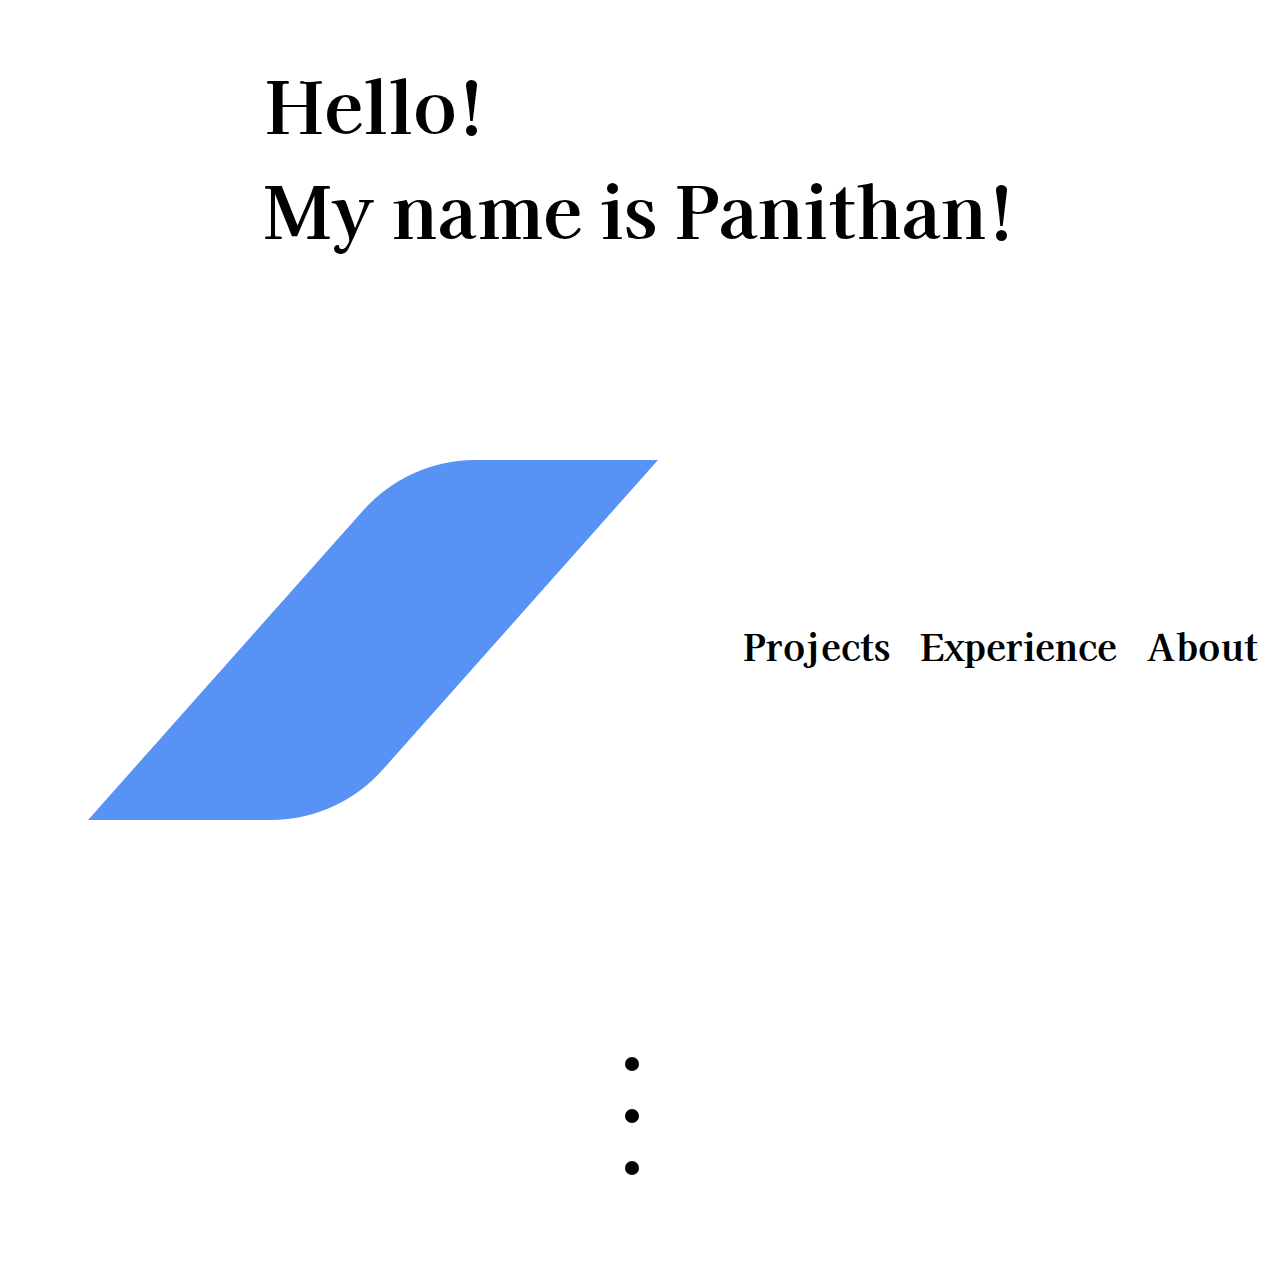
<file: index.html>
<!-- HTML5 Document -->
<!DOCTYPE html>

<!-- HTML Tag -->
<html lang="en">
<!-- Head Tag - contains information about website and where you load CSS and JavaScript files -->

<head>
    <meta charset="utf-8"> <!-- utf-8 is for encoding -->
    <meta name="viewport" content="width=device-width, initial-scale=1"> <!-- For device rescaling -->
    <title>Panithan Lertsuntivit</title>

    <!-- Loading CSS and JavaScript Files -->
    <link rel="stylesheet" href="./stylesheets/style.css">
</head>

<!-- Body Tag - main content in webpage (Background is a bit colored) -->

<body>
    <div class="container">
        
        <!-- Introductory Message -->
        <h1 class="introHeader">Hello!<br>My name is Panithan!</h1>

        <!-- Home Navigation Bar -->
        <div class="homeNavBar">
            <a class="winglet" href="./index.html"><img src="./assets/images/Winglet.png"></a>

            <ul class="homeNavBarLinks">
                <li>
                    <a href="./projects.html">Projects</a>
                </li>
                <li>
                    <a href="./experience.html">Experience</a>
                </li>
                <li>
                    <a href="./about.html">About</a>
                </li>
            </ul>
        </div>

        <!-- Home Social Media Bar -->
        <!-- Font Awesome (https://fontawesome.com/icons/packs/brands) -->
        <div class="homeSocialBar">
            <!-- Unordered List -->
            <ul>
                <li>
                    <!-- LinkedIn Link -->
                    <!-- LinkedIn Logo Download (https://brand.linkedin.com/downloads) -->
                    <a href="https://www.linkedin.com/in/panithan-lertsuntivit" target="_blank" title="LinkedIn">
                        <svg class="social-icon" xmlns="http://www.w3.org/2000/svg" viewBox="0 0 448 512">
                            <!--!Font Awesome Free 6.7.2 by @fontawesome - https://fontawesome.com License - https://fontawesome.com/license/free Copyright 2025 Fonticons, Inc.-->
                            <path fill="currentColor" d="M416 32H31.9C14.3 32 0 46.5 0 64.3v383.4C0 465.5 14.3 480 31.9 480H416c17.6 0 32-14.5 32-32.3V64.3c0-17.8-14.4-32.3-32-32.3zM135.4 416H69V202.2h66.5V416zm-33.2-243c-21.3 0-38.5-17.3-38.5-38.5S80.9 96 102.2 96c21.2 0 38.5 17.3 38.5 38.5 0 21.3-17.2 38.5-38.5 38.5zm282.1 243h-66.4V312c0-24.8-.5-56.7-34.5-56.7-34.6 0-39.9 27-39.9 54.9V416h-66.4V202.2h63.7v29.2h.9c8.9-16.8 30.6-34.5 62.9-34.5 67.2 0 79.7 44.3 79.7 101.9V416z"/>
                        </svg>
                    </a>
                </li>
                <li>
                    <!-- GitHub Link -->
                    <!-- GitHub Logo Download (https://github.com/logos) -->
                    <a href="https://github.com/Panithan-Lertsuntivit" target="_blank" title="GitHub">
                        <svg class="social-icon" xmlns="http://www.w3.org/2000/svg" viewBox="0 0 496 512">
                            <!--!Font Awesome Free 6.7.2 by @fontawesome - https://fontawesome.com License - https://fontawesome.com/license/free Copyright 2025 Fonticons, Inc.-->
                            <path fill="currentColor" d="M165.9 397.4c0 2-2.3 3.6-5.2 3.6-3.3 .3-5.6-1.3-5.6-3.6 0-2 2.3-3.6 5.2-3.6 3-.3 5.6 1.3 5.6 3.6zm-31.1-4.5c-.7 2 1.3 4.3 4.3 4.9 2.6 1 5.6 0 6.2-2s-1.3-4.3-4.3-5.2c-2.6-.7-5.5 .3-6.2 2.3zm44.2-1.7c-2.9 .7-4.9 2.6-4.6 4.9 .3 2 2.9 3.3 5.9 2.6 2.9-.7 4.9-2.6 4.6-4.6-.3-1.9-3-3.2-5.9-2.9zM244.8 8C106.1 8 0 113.3 0 252c0 110.9 69.8 205.8 169.5 239.2 12.8 2.3 17.3-5.6 17.3-12.1 0-6.2-.3-40.4-.3-61.4 0 0-70 15-84.7-29.8 0 0-11.4-29.1-27.8-36.6 0 0-22.9-15.7 1.6-15.4 0 0 24.9 2 38.6 25.8 21.9 38.6 58.6 27.5 72.9 20.9 2.3-16 8.8-27.1 16-33.7-55.9-6.2-112.3-14.3-112.3-110.5 0-27.5 7.6-41.3 23.6-58.9-2.6-6.5-11.1-33.3 2.6-67.9 20.9-6.5 69 27 69 27 20-5.6 41.5-8.5 62.8-8.5s42.8 2.9 62.8 8.5c0 0 48.1-33.6 69-27 13.7 34.7 5.2 61.4 2.6 67.9 16 17.7 25.8 31.5 25.8 58.9 0 96.5-58.9 104.2-114.8 110.5 9.2 7.9 17 22.9 17 46.4 0 33.7-.3 75.4-.3 83.6 0 6.5 4.6 14.4 17.3 12.1C428.2 457.8 496 362.9 496 252 496 113.3 383.5 8 244.8 8zM97.2 352.9c-1.3 1-1 3.3 .7 5.2 1.6 1.6 3.9 2.3 5.2 1 1.3-1 1-3.3-.7-5.2-1.6-1.6-3.9-2.3-5.2-1zm-10.8-8.1c-.7 1.3 .3 2.9 2.3 3.9 1.6 1 3.6 .7 4.3-.7 .7-1.3-.3-2.9-2.3-3.9-2-.6-3.6-.3-4.3 .7zm32.4 35.6c-1.6 1.3-1 4.3 1.3 6.2 2.3 2.3 5.2 2.6 6.5 1 1.3-1.3 .7-4.3-1.3-6.2-2.2-2.3-5.2-2.6-6.5-1zm-11.4-14.7c-1.6 1-1.6 3.6 0 5.9 1.6 2.3 4.3 3.3 5.6 2.3 1.6-1.3 1.6-3.9 0-6.2-1.4-2.3-4-3.3-5.6-2z"/>
                        </svg>
                    </a>

                </li>
                <li>
                    <!-- Email -->
                    <!-- Email Logo Download [Generic] (https://www.reshot.com/free-svg-icons/item/email-P9WA8LS724/) -->
                    <a href="mailto:Panithan@berkeley.edu" title="Email">
                        <svg class="social-icon" xmlns="http://www.w3.org/2000/svg" viewBox="0 0 512 512">
                            <!--!Font Awesome Free 6.7.2 by @fontawesome - https://fontawesome.com License - https://fontawesome.com/license/free Copyright 2025 Fonticons, Inc.-->
                            <path fill="currentColor" d="M48 64C21.5 64 0 85.5 0 112c0 15.1 7.1 29.3 19.2 38.4L236.8 313.6c11.4 8.5 27 8.5 38.4 0L492.8 150.4c12.1-9.1 19.2-23.3 19.2-38.4c0-26.5-21.5-48-48-48L48 64zM0 176L0 384c0 35.3 28.7 64 64 64l384 0c35.3 0 64-28.7 64-64l0-208L294.4 339.2c-22.8 17.1-54 17.1-76.8 0L0 176z"/>
                        </svg>
                    </a>

                </li>
                <!-- Instagram Logo Download (https://about.meta.com/brand/resources/instagram/instagram-brand/) -->
                <!-- X Logo Download (https://about.x.com/en/who-we-are/brand-toolkit) -->
                <!-- YouTube Logo Download (https://www.youtube.com/howyoutubeworks/resources/brand-resources/#logos-icons-and-colors) -->
            </ul>
        </div>
    </div>
</body>

</html>
</file>
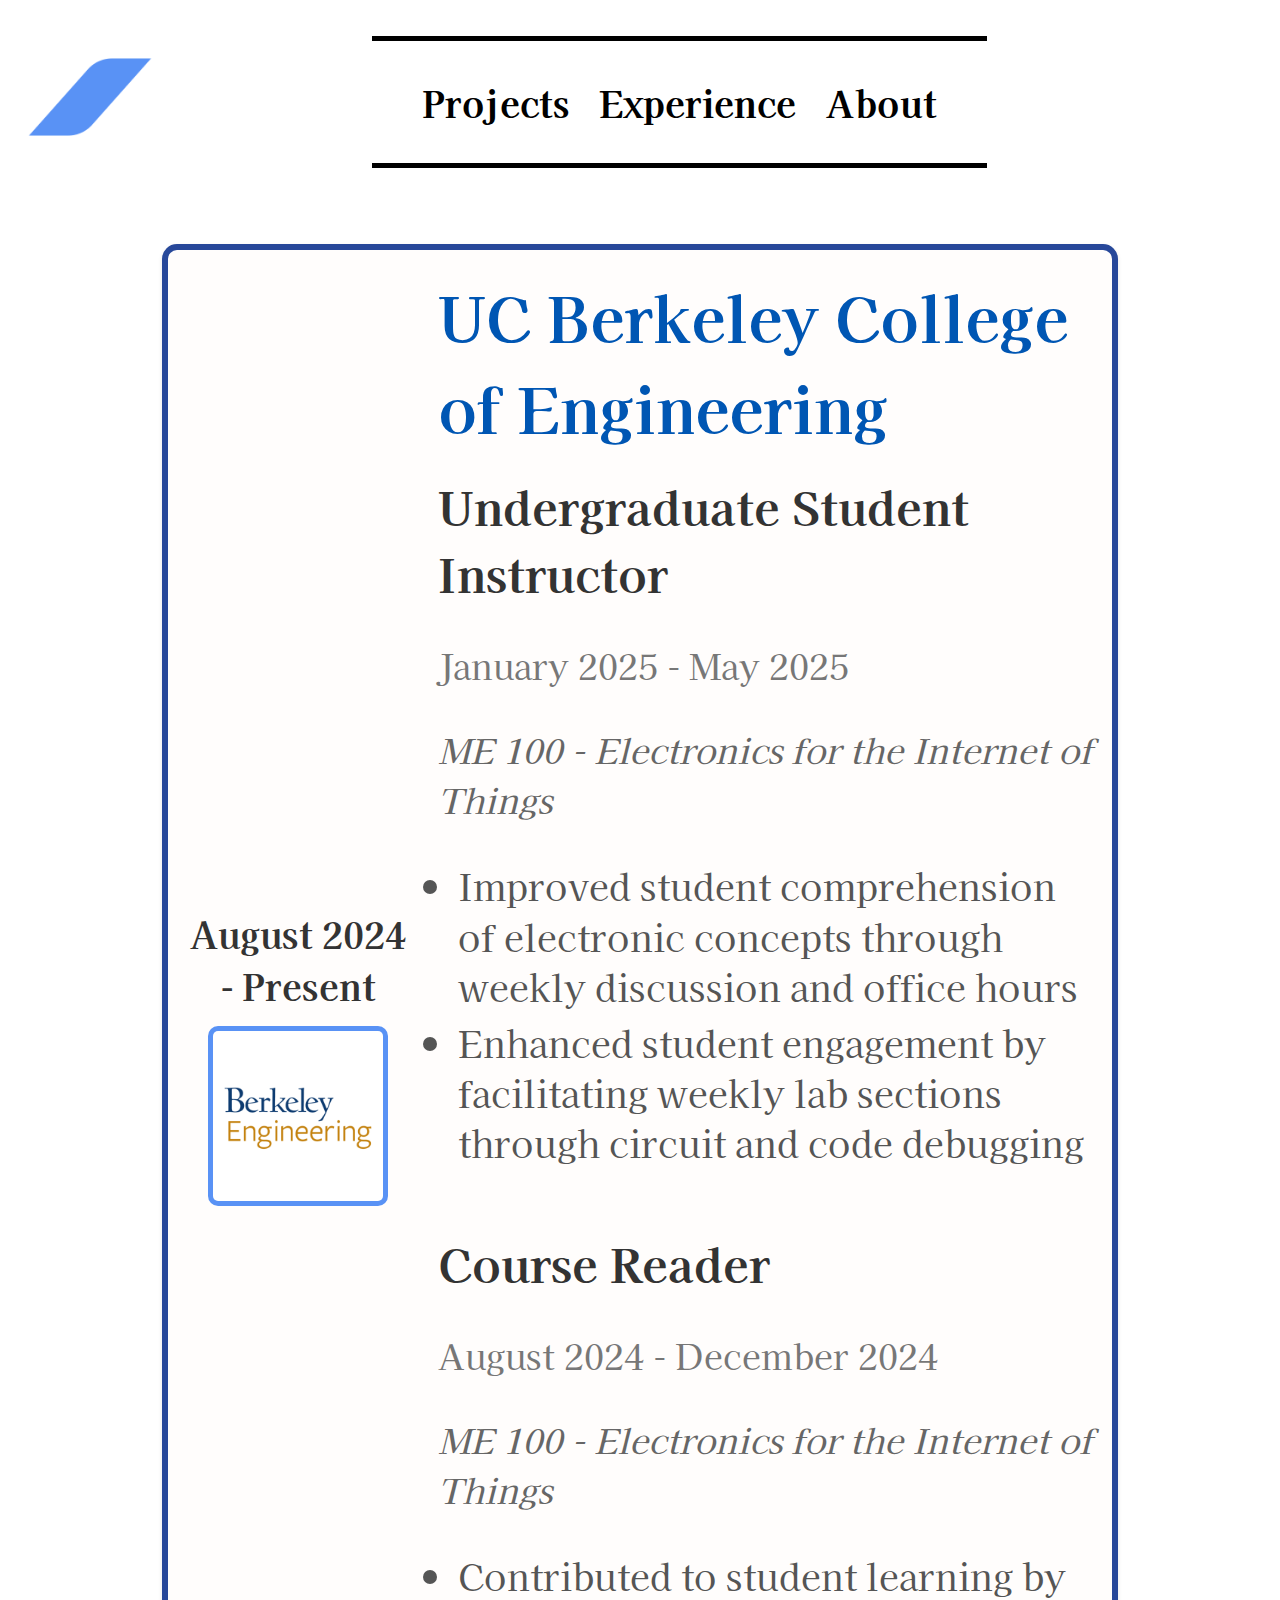
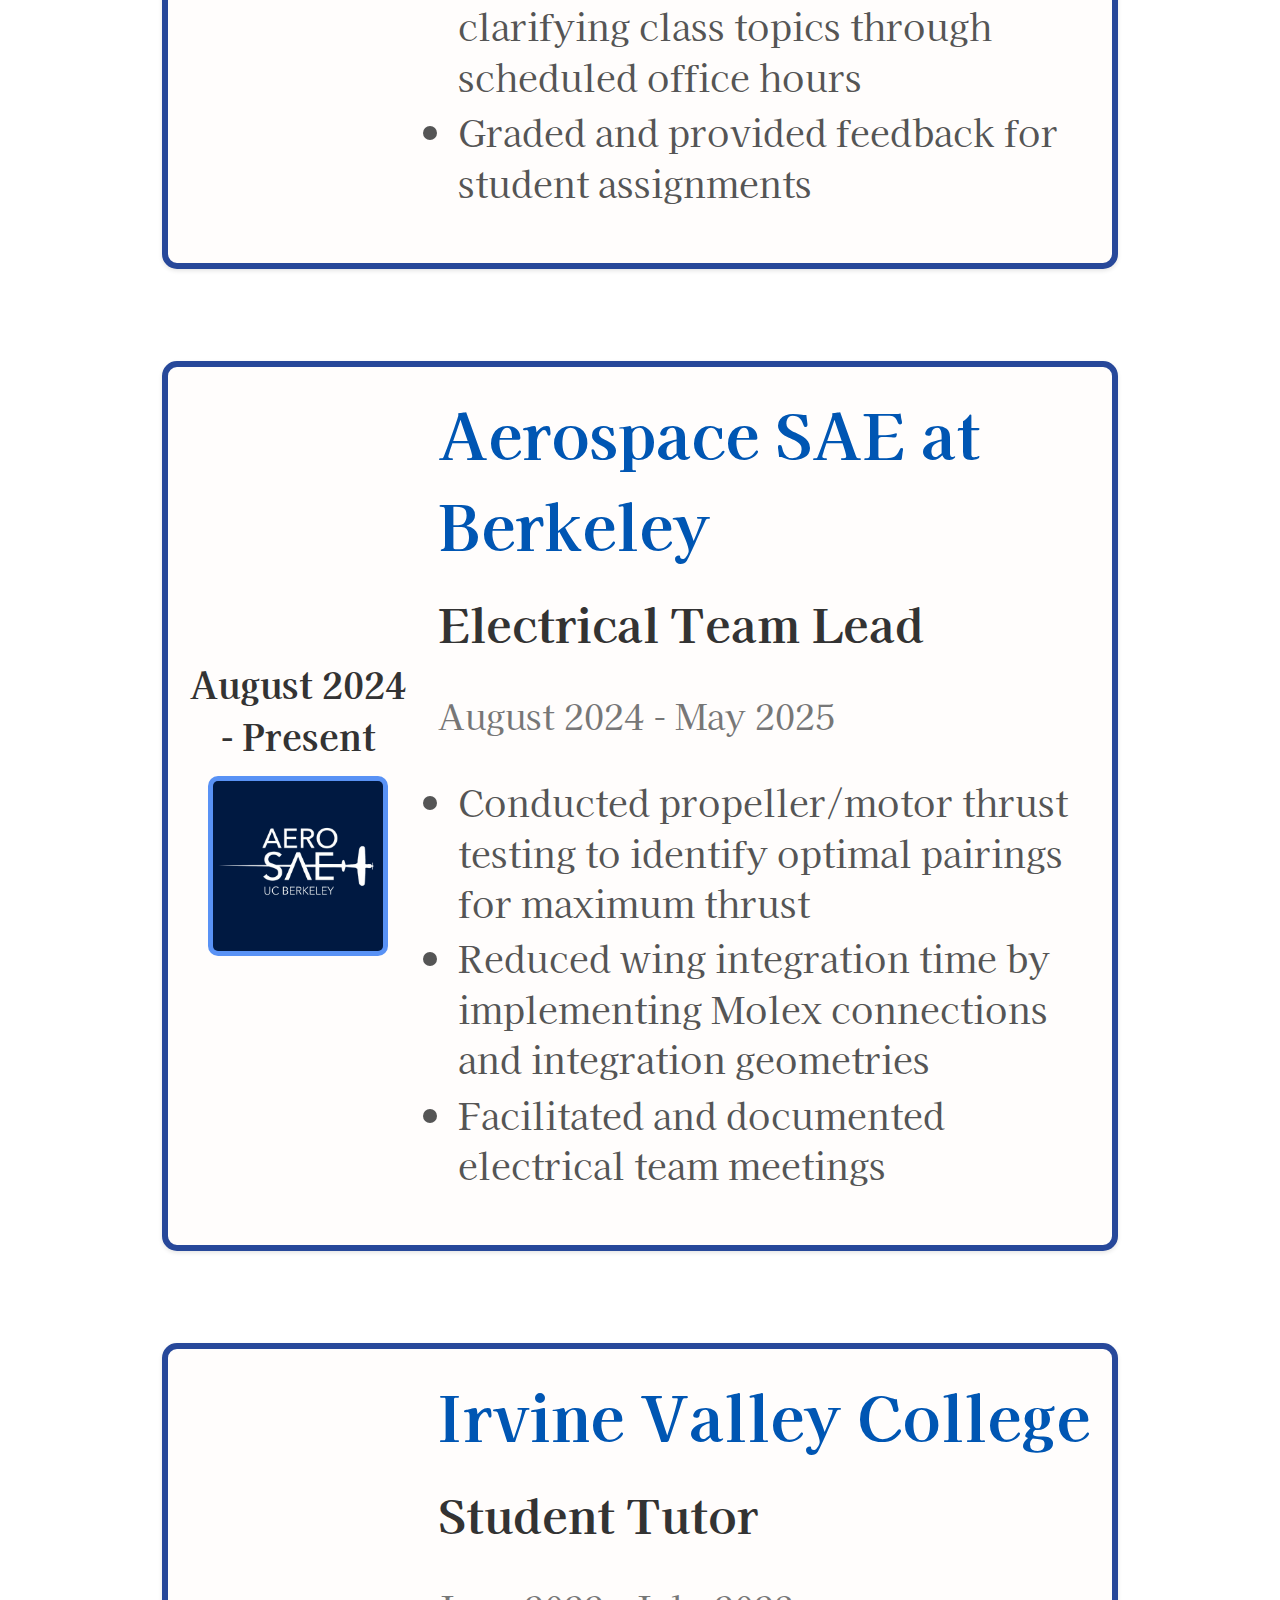
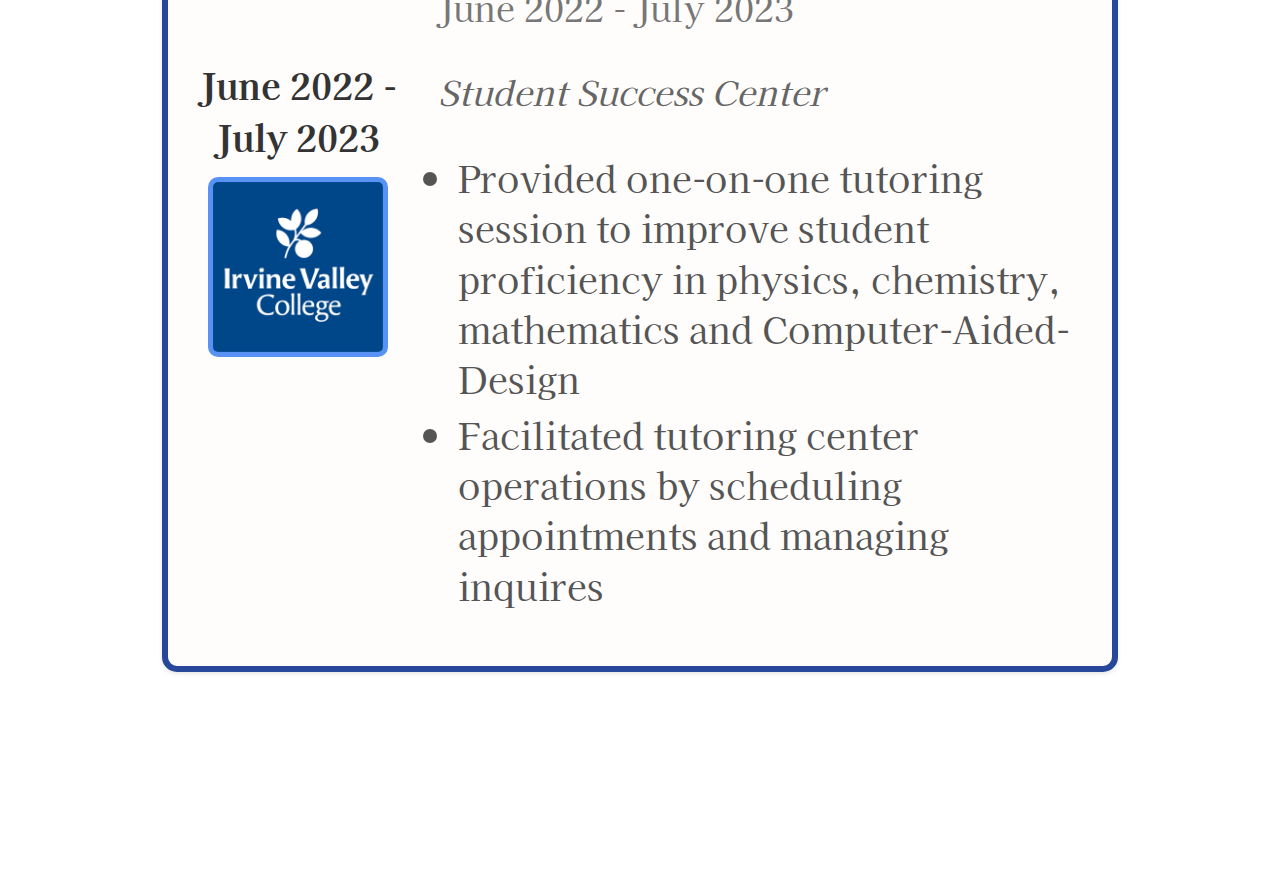
<file: experience.html>
<!-- HTML5 Document -->
<!DOCTYPE html>

<!-- HTML Tag -->
<html lang="en">
<!-- Head Tag - contains information about website and where you load CSS and JavaScript files -->

<head>
    <meta charset="utf-8"> <!-- utf-8 is for encoding -->
    <meta name="viewport" content="width=device-width, initial-scale=1"> <!-- For device rescaling -->
    <title>Panithan L | Experience</title>

    <!-- Loading CSS and JavaScript Files -->
    <link rel="stylesheet" href="./stylesheets/style.css">
    <link rel="stylesheet" href="./stylesheets/experience.css">

</head>

<!-- Body Tag - main content in webpage (Background is a bit colored) -->

<body>
    <div class="container">
        <!-- - - - - - - - - - - - - - - - - - - - - - - - - - - - - - - - - - - - - - - - - - - - - - - -->
        <!-- - - - - - - - - - - - - - - - - - - - Navigation Bar - - - - - - - - - - - - - - - - - - - --->
        <!-- - - - - - - - - - - - - - - - - - - - - - - - - - - - - - - - - - - - - - - - - - - - - - - -->
        <div class="navBar">
            <a class="winglet" href="./index.html"><img src="./assets/images/Winglet.png" width="150"></a>

            <ul class="homeNavBarLinks navBarLinks">
                <li>
                    <a href="./projects.html">Projects</a>
                </li>
                <li>
                    <a href="./experience.html">Experience</a>
                </li>
                <li>
                    <a href="./about.html">About</a>
                </li>
            </ul>

            <div class="socialLinks">
                <!-- LinkedIn Icon -->
                <a href="https://www.linkedin.com/in/panithan-lertsuntivit" target="_blank" title="LinkedIn">
                    <svg class="social-icon" xmlns="http://www.w3.org/2000/svg" viewBox="0 0 448 512">
                        <!--!Font Awesome Free 6.7.2 by @fontawesome - https://fontawesome.com License - https://fontawesome.com/license/free Copyright 2025 Fonticons, Inc.-->
                        <path fill="currentColor" d="M416 32H31.9C14.3 32 0 46.5 0 64.3v383.4C0 465.5 14.3 480 31.9 480H416c17.6 0 32-14.5 32-32.3V64.3c0-17.8-14.4-32.3-32-32.3zM135.4 416H69V202.2h66.5V416zm-33.2-243c-21.3 0-38.5-17.3-38.5-38.5S80.9 96 102.2 96c21.2 0 38.5 17.3 38.5 38.5 0 21.3-17.2 38.5-38.5 38.5zm282.1 243h-66.4V312c0-24.8-.5-56.7-34.5-56.7-34.6 0-39.9 27-39.9 54.9V416h-66.4V202.2h63.7v29.2h.9c8.9-16.8 30.6-34.5 62.9-34.5 67.2 0 79.7 44.3 79.7 101.9V416z"/>
                    </svg>
                </a>
                <!-- GitHub Icon -->
                <a href="https://github.com/Panithan-Lertsuntivit" target="_blank" title="GitHub">
                    <svg class="social-icon" xmlns="http://www.w3.org/2000/svg" viewBox="0 0 496 512">
                        <!--!Font Awesome Free 6.7.2 by @fontawesome - https://fontawesome.com License - https://fontawesome.com/license/free Copyright 2025 Fonticons, Inc.-->
                        <path fill="currentColor" d="M165.9 397.4c0 2-2.3 3.6-5.2 3.6-3.3 .3-5.6-1.3-5.6-3.6 0-2 2.3-3.6 5.2-3.6 3-.3 5.6 1.3 5.6 3.6zm-31.1-4.5c-.7 2 1.3 4.3 4.3 4.9 2.6 1 5.6 0 6.2-2s-1.3-4.3-4.3-5.2c-2.6-.7-5.5 .3-6.2 2.3zm44.2-1.7c-2.9 .7-4.9 2.6-4.6 4.9 .3 2 2.9 3.3 5.9 2.6 2.9-.7 4.9-2.6 4.6-4.6-.3-1.9-3-3.2-5.9-2.9zM244.8 8C106.1 8 0 113.3 0 252c0 110.9 69.8 205.8 169.5 239.2 12.8 2.3 17.3-5.6 17.3-12.1 0-6.2-.3-40.4-.3-61.4 0 0-70 15-84.7-29.8 0 0-11.4-29.1-27.8-36.6 0 0-22.9-15.7 1.6-15.4 0 0 24.9 2 38.6 25.8 21.9 38.6 58.6 27.5 72.9 20.9 2.3-16 8.8-27.1 16-33.7-55.9-6.2-112.3-14.3-112.3-110.5 0-27.5 7.6-41.3 23.6-58.9-2.6-6.5-11.1-33.3 2.6-67.9 20.9-6.5 69 27 69 27 20-5.6 41.5-8.5 62.8-8.5s42.8 2.9 62.8 8.5c0 0 48.1-33.6 69-27 13.7 34.7 5.2 61.4 2.6 67.9 16 17.7 25.8 31.5 25.8 58.9 0 96.5-58.9 104.2-114.8 110.5 9.2 7.9 17 22.9 17 46.4 0 33.7-.3 75.4-.3 83.6 0 6.5 4.6 14.4 17.3 12.1C428.2 457.8 496 362.9 496 252 496 113.3 383.5 8 244.8 8zM97.2 352.9c-1.3 1-1 3.3 .7 5.2 1.6 1.6 3.9 2.3 5.2 1 1.3-1 1-3.3-.7-5.2-1.6-1.6-3.9-2.3-5.2-1zm-10.8-8.1c-.7 1.3 .3 2.9 2.3 3.9 1.6 1 3.6 .7 4.3-.7 .7-1.3-.3-2.9-2.3-3.9-2-.6-3.6-.3-4.3 .7zm32.4 35.6c-1.6 1.3-1 4.3 1.3 6.2 2.3 2.3 5.2 2.6 6.5 1 1.3-1.3 .7-4.3-1.3-6.2-2.2-2.3-5.2-2.6-6.5-1zm-11.4-14.7c-1.6 1-1.6 3.6 0 5.9 1.6 2.3 4.3 3.3 5.6 2.3 1.6-1.3 1.6-3.9 0-6.2-1.4-2.3-4-3.3-5.6-2z"/>
                    </svg>
                </a>
            </div>
        </div>

        <!-- - - - - - - - - - - - - - - - - - - - - - - - - - - - - - - - - - - - - - - - - - - - - - - -->
        <!-- - - - - - - - - - - - - - - - - - - Start of Experience - - - - - - - - - - - - - - - - - - -->
        <!-- - - - - - - - - - - - - - - - - - - - - - - - - - - - - - - - - - - - - - - - - - - - - - - -->
        <div class="experience-list">
            <!-- UC Berkeley - Teaching Assistant -->
            <div class="experience-card">

                <div class="experience-left">
                    <p class="experience-time">
                        August 2024 - Present
                    </p>
                    <div class="experience-image-container">
                        <img class="experience-image" src="./assets/images/BerkeleyEngineering.png" alt="Berkeley Engineering Logo">
                    </div>
                </div>

                <div class="experience-right">
                    <h3 class="company-name">
                        UC Berkeley College of Engineering
                    </h3>
                    <!-- - - - Undergraduate Student Instructor - - - -->
                    <div class="description-container">
                        <h4 class="description-title-name">
                            Undergraduate Student Instructor
                        </h4>
                        <p class="description-time">
                            January 2025 - May 2025
                        </p>
                        <p class="description-location-group">
                            ME 100 - Electronics for the Internet of Things
                        </p>
                        <ul class="description-points">
                            <li>Improved student comprehension of electronic concepts through weekly discussion and office hours</li>
                            <li>Enhanced student engagement by facilitating weekly lab sections through circuit and code debugging</li>
                        </ul>
                    </div>
                    <!-- - - - Course Reader - - - -->
                    <div class="description-container">
                        <h4 class="description-title-name">
                            Course Reader
                        </h4>
                        <p class="description-time">
                            August 2024 - December 2024
                        </p>
                        <p class="description-location-group">
                            ME 100 - Electronics for the Internet of Things
                        </p>
                        <ul class="description-points">
                            <li>Contributed to student learning by clarifying class topics through scheduled office hours</li>
                            <li>Graded and provided feedback for student assignments</li>
                        </ul>
                    </div>

                </div>
            </div>

            <!-- AERO SAE -->
            <div class="experience-card">

                <div class="experience-left">
                    <p class="experience-time">
                        August 2024 - Present
                    </p>
                    <div class="experience-image-container">
                        <img class="experience-image" src="./assets/images/AEROSAE.png" alt="AERO SAE Logo">
                    </div>
                </div>

                <div class="experience-right">
                    <h3 class="company-name">
                        Aerospace SAE at Berkeley
                    </h3>
                    <!-- - - - Electrical Team Lead - - - -->
                    <div class="description-container">
                        <h4 class="description-title-name">
                            Electrical Team Lead
                        </h4>
                        <p class="description-time">
                            August 2024 - May 2025
                        </p>
                        <ul class="description-points">
                            <li>Conducted propeller/motor thrust testing to identify optimal pairings for maximum thrust</li>
                            <li>Reduced wing integration time by implementing Molex connections and integration geometries</li>
                            <li>Facilitated and documented electrical team meetings</li>
                        </ul>
                    </div>
                </div>
            </div>


            <!-- Irvine Valley College - Student Tutor -->
            <div class="experience-card">

                <div class="experience-left">
                    <p class="experience-time">
                        June 2022 - July 2023
                    </p>
                    <div class="experience-image-container">
                        <img class="experience-image" src="./assets/images/IrvineValleyCollege.png" alt="IVC Logo">
                    </div>
                </div>

                <div class="experience-right">
                    <h3 class="company-name">
                        Irvine Valley College
                    </h3>
                    <!-- - - - Student Tutor - - - -->
                    <div class="description-container">
                        <h4 class="description-title-name">
                            Student Tutor
                        </h4>
                        <p class="description-time">
                            June 2022 - July 2023
                        </p>
                        <p class="description-location-group">
                            Student Success Center
                        </p>
                        <ul class="description-points">
                            <li>Provided one-on-one tutoring session to improve student proficiency in physics, chemistry, mathematics and Computer-Aided-Design</li>
                            <li>Facilitated tutoring center operations by scheduling appointments and managing inquires</li>
                        </ul>
                    </div>
                </div>
            </div>

        </div>


        <!-- Old -->
        
    </div>



</body>

</html>
</file>
<file: stylesheets/style.css>
/* From Google Fonts for font style */
@import url('https://fonts.googleapis.com/css2?family=Kaisei+Tokumin&display=swap');

html, body {
    font-family: "Kaisei Tokumin", serif;
    font-weight: 400;
    font-size: 36px;
    font-style: normal;
    margin: 0 auto;

}

.container {
    display: flex;
    flex-direction: column;
    align-items: center;
    padding: 0 1em;
    margin-bottom: 60px;
}

.introHeader {
    /* Top Right Bottom Left - Spacing Order */
    margin: 50px 0px 30px 0px;
}



.homeNavBar {
    display: flex;
    flex-direction: row;
    align-items: center;
    gap: 20px;
}

.homeNavBarLinks {
    display: flex;
    flex-direction: row;
    list-style-type: none;
    margin: 10;
    padding: 0;
    gap: 30px;
}

.homeNavBarLinks a {
    text-decoration: none;
    font-weight: 1000;
    color: black;
}

.homeNavBarLinks a:hover {
    color: #5992F5;
}

.navBar {
    display: flex;
    flex-direction: row;
    align-items: center;
    justify-content: space-between;
    width: 100%;
    margin-bottom: 40px;;
}

.navBarLinks {
    border: 5px black;
    border-style: solid none;
    padding: 35px 50px;
}

.socialLinks {
    display: flex;
    gap: 2em;
}

.socialLinks img {
    height: 65px;
}

.socialLinks a:hover {
    opacity: 0.5;
}

.winglet img:hover {
    opacity: 0.5;
}
</file>
<file: stylesheets/experience.css>
/* experience.css */

/* Main Container */
.container {
    max-width: 1400px;
    margin: 0 auto;    
    padding: 0 15px;  
}

.experience-list {
    /* Sizing */
    display: flex;
    width: 85%;
    max-width: 1200px;

    flex-direction: column;
    padding: 0 2em;
    gap: 2em;
    align-items: center;

    margin-bottom: 5rem;
}

.experience-card {
    /* Card Sizing */
    display: flex;
    width: 90%;
    max-width: 1000px;

    /* Color and Style */
    background-color: #FFFDFC;
    border: 6px solid #27489a;
    border-radius: 15px;
    box-shadow: 0 2px 4px rgba(0, 0, 0, 0.1);
    
    /* Spacing and Margins */
    margin-bottom: 20px;
    padding: 20px;
    box-sizing: border-box;
    align-items: center;
    gap: 30px;
}

.experience-left {
    /* Sizing */
    display: flex;
    width: 220px;

    /* Spacing / Layout */
    flex-shrink: 0; /* Prevent it from shrinking */
    flex-direction: column;
    align-items: center; /* Center content within the left column */
    text-align: center; /* Center text as well */
}

.experience-time {
    /* Font and Color */
    font-size: 1em;
    font-weight: bold;
    color: #333;

    margin-bottom: 15px; /* Space between years and image */
    margin-top: 0;
}

.experience-image-container {
    /* Sizing and Color */
    display: flex;
    width: 180px; /* Smaller size for logos/experience images */
    height: 180px;
    background-color: #5992F5; /* Navy Blue canvas */
    
    justify-content: center;
    align-items: center;
    overflow: hidden;
    flex-shrink: 0;
    box-sizing: border-box;

    background-size: cover;
    background-position: center;
    background-repeat: no-repeat;

    border-radius: 10px;
}

.experience-image {
    /* calc() input should be calc(100% - experience-image-container{border-radius}) */
    max-width: calc(100% - 10px); 
    max-height: calc(100% - 10px); 
    object-fit: contain; /* Scales the image down to fit, maintaining aspect ratio */
    display: block;
	
    /* image border-radius should be smaller than image-container border-radius */
	border-radius: 5px;
}

.experience-right {
    /* Sizing */
    display: flex;
    flex-grow: 1; /* Allow the right section to take up remaining space */

    flex-direction: column;
    align-items: flex-start; /* Left-justify all content within the right section */
}

.company-name {
    /* Font and Color */
    font-size: 1.75em;
    color: #0056b3;
    
    width: 100%; /* Ensure it takes full width for alignment */
    margin-top: 0;
    margin-bottom: 20px; /* Space between company name and first description */
    text-align: left; /* Explicitly left-justify */
}

.description-container {
    margin-bottom: 25px; /* Space between different job descriptions */
    width: 100%; /* Ensure it takes full width for alignment */
    text-align: left; /* Explicitly left-justify */
}

.description-container:last-child {
    margin-bottom: 0; /* No margin after the last description in a card */
}

.description-title-name {
    /* Font and Color */
    font-size: 1.3em;
    color: #333;
    font-weight: bold; /* Make title bold as per example */

    margin-top: 0;
    margin-bottom: 5px;
}

.description-time {
    font-size: 0.95em;
    color: #777;
    margin-bottom: 10px;
}

.description-location-group { 
    /* For location or group, if applicable */
    font-size: 0.95em;
    color: #666;
    margin-bottom: 10px;
    font-style: italic;
}


.description-points {
    list-style-type: disc; /* Standard bullet points */
    margin-left: 20px; /* Indent bullet points */
    padding-left: 0;
    color: #555;
}

.description-points li {
    margin-bottom: 5px;
    line-height: 1.4;
}

/* Responsive adjustments for smaller screens */
@media (max-width: 768px) {
    .experience-card {
        flex-direction: column; /* Stack left and right vertically */
        align-items: center; /* Center content when stacked */
        padding: 15px;
        gap: 20px;
    }

    .experience-left {
        width: 100%; /* Allow left section to take full width */
        margin-bottom: 10px; /* Space between left and right sections when stacked */
    }

    .experience-image-container {
        width: 150px; /* Adjust size for smaller screens if needed */
        height: 150px;
    }

    .experience-years {
        order: -1; /* Move years to the top when stacked */
        margin-bottom: 10px;
    }

    .experience-right {
        width: 100%; /* Allow right section to take full width */
    }

    .company-name,
    .description-container {
        text-align: center; /* Center titles/descriptions on small screens if desired */
    }

    .description-points {
        margin-left: 0; /* Remove indent on small screens if centered */
        padding-left: 20px; /* Add padding to keep bullets visible */
        text-align: left; /* Keep bullet points left-justified within their container */
    }
}

@media (max-width: 480px) {
    .experience-list {
        padding: 1em;
        gap: 20px;
    }
    .experience-card {
        width: 95%;
        padding: 10px;
    }
    .company-name {
        font-size: 1.5em;
    }
    .description-title-name {
        font-size: 1.1em;
    }
}
</file>
